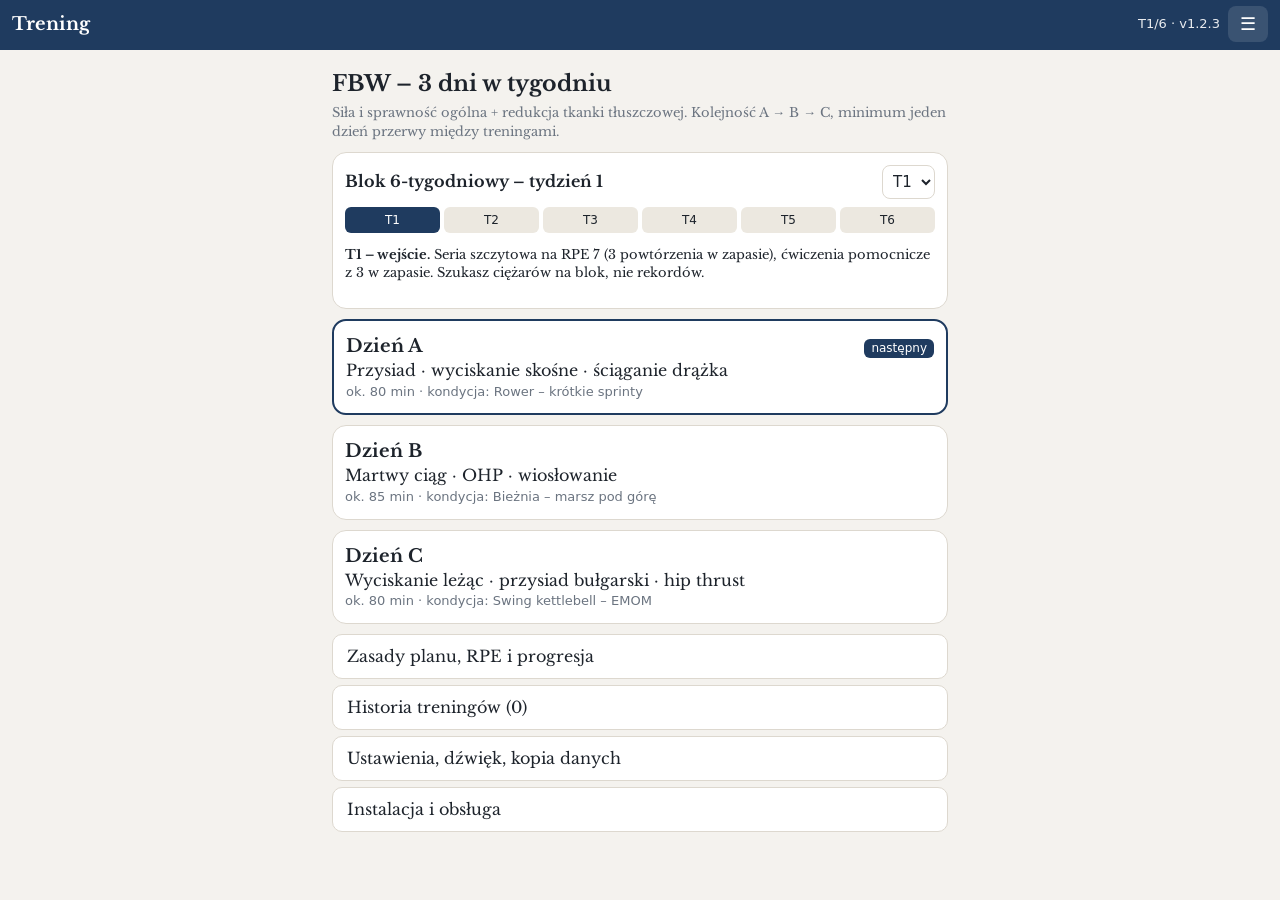
<file: index.html>
<!doctype html>
<html lang="pl">
<head>
<meta charset="utf-8">
<meta name="viewport" content="width=device-width, initial-scale=1, viewport-fit=cover">
<meta http-equiv="Content-Security-Policy" content="default-src 'none'; script-src 'self'; style-src 'self'; img-src 'self' data: blob:; font-src 'self'; connect-src 'self'; manifest-src 'self'; worker-src 'self'; base-uri 'none'; form-action 'none'">
<meta name="theme-color" content="#1f3b5f">
<meta name="apple-mobile-web-app-capable" content="yes">
<meta name="mobile-web-app-capable" content="yes">
<meta name="apple-mobile-web-app-title" content="Trening">
<meta name="apple-mobile-web-app-status-bar-style" content="black-translucent">
<meta name="format-detection" content="telephone=no">
<link rel="manifest" href="manifest.webmanifest">
<link rel="apple-touch-icon" href="assets/icon-180.png">
<link rel="icon" href="assets/icon-192.png">
<link rel="stylesheet" href="css/app.css">
<title>Trening</title>
</head>
<body>
<div id="update-banner" hidden>
  <span>Dostępna nowa wersja aplikacji.</span>
  <button id="update-btn" type="button">Zaktualizuj</button>
</div>
<header id="bar">
  <button id="btn-home" type="button" class="bar-title" aria-label="Ekran główny">Trening</button>
  <div id="bar-info" aria-live="polite"></div>
  <button id="btn-menu" type="button" class="bar-menu" aria-label="Menu">☰</button>
</header>
<main id="main"></main>
<div id="timer" hidden>
  <div class="t-bar"><div class="t-fill"></div></div>
  <div class="t-row">
    <div class="t-txt">
      <div class="t-label"></div>
      <div class="t-next"></div>
    </div>
    <div class="t-time">0:00</div>
  </div>
  <div class="t-btns">
    <button type="button" data-t="-15">−15 s</button>
    <button type="button" data-t="+15">+15 s</button>
    <button type="button" data-t="skip" class="t-skip">Pomiń</button>
  </div>
</div>
<div id="flash" hidden></div>
<dialog id="dlg"></dialog>
<input id="file-input" type="file" accept=".json,application/json" hidden>
<script type="module" src="js/app.js"></script>
</body>
</html>
</file>
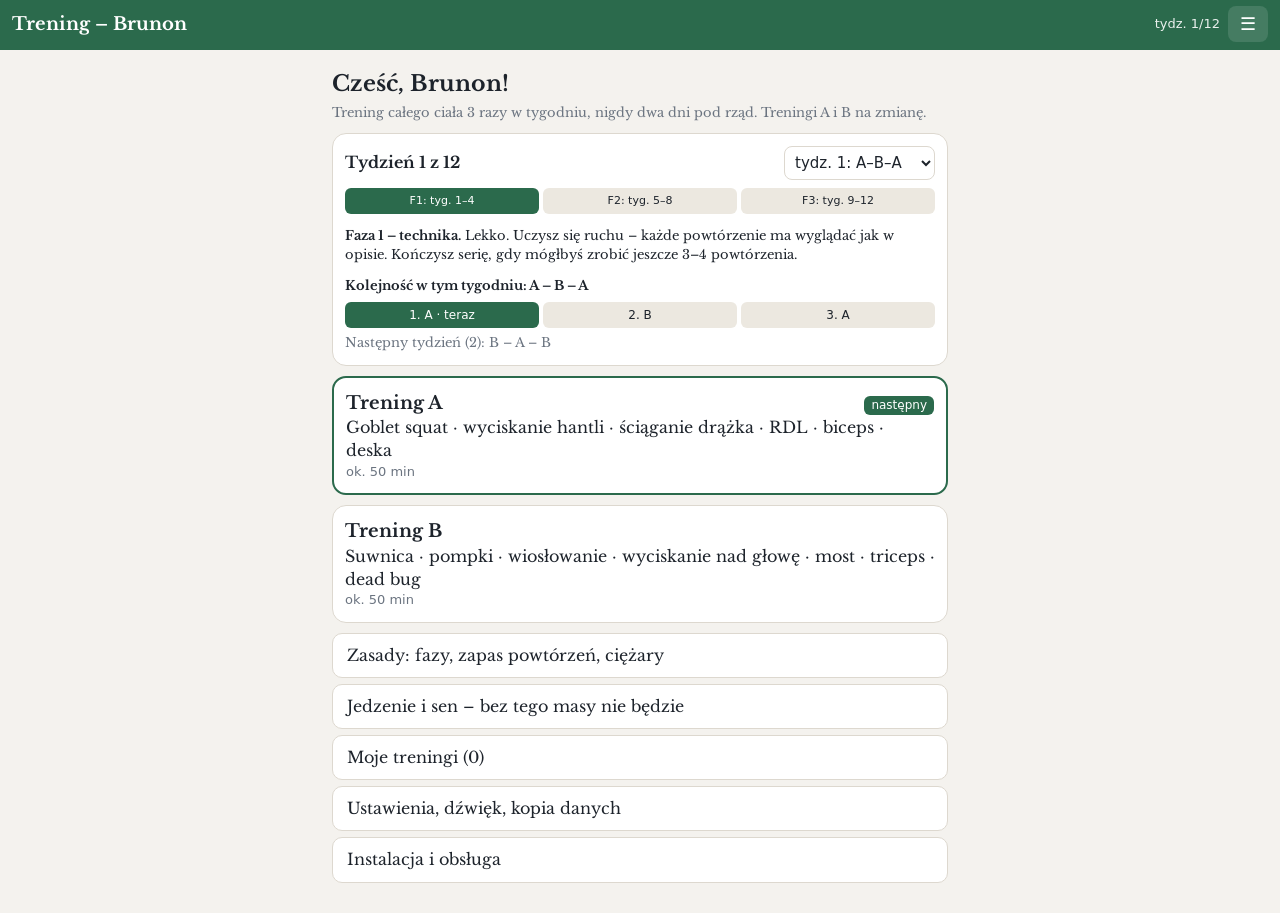
<file: brunon/index.html>
<!doctype html>
<html lang="pl" data-app="brunon" data-name="Brunon">
<head>
<meta charset="utf-8">
<meta name="viewport" content="width=device-width, initial-scale=1, viewport-fit=cover">
<meta http-equiv="Content-Security-Policy" content="default-src 'none'; script-src 'self'; style-src 'self'; img-src 'self' data: blob:; font-src 'self'; connect-src 'self'; manifest-src 'self'; worker-src 'self'; base-uri 'none'; form-action 'none'">
<meta name="theme-color" content="#2b6a4c">
<meta name="apple-mobile-web-app-capable" content="yes">
<meta name="mobile-web-app-capable" content="yes">
<meta name="apple-mobile-web-app-title" content="Trening Brunon">
<meta name="apple-mobile-web-app-status-bar-style" content="black-translucent">
<meta name="format-detection" content="telephone=no">
<link rel="manifest" href="manifest.webmanifest">
<link rel="apple-touch-icon" href="icon-180.png">
<link rel="icon" href="icon-192.png">
<link rel="stylesheet" href="../css/app.css">
<link rel="stylesheet" href="../synowie/syn.css">
<title>Trening – Brunon</title>
</head>
<body>
<div id="update-banner" hidden>
  <span>Dostępna nowa wersja aplikacji.</span>
  <button id="update-btn" type="button">Zaktualizuj</button>
</div>
<header id="bar">
  <button id="btn-home" type="button" class="bar-title" aria-label="Ekran główny">Trening</button>
  <div id="bar-info" aria-live="polite"></div>
  <button id="btn-menu" type="button" class="bar-menu" aria-label="Menu">☰</button>
</header>
<main id="main"></main>
<div id="timer" hidden>
  <div class="t-bar"><div class="t-fill"></div></div>
  <div class="t-row">
    <div class="t-txt">
      <div class="t-label"></div>
      <div class="t-next"></div>
    </div>
    <div class="t-time">0:00</div>
  </div>
  <div class="t-btns">
    <button type="button" data-t="-15">−15 s</button>
    <button type="button" data-t="+15">+15 s</button>
    <button type="button" data-t="skip" class="t-skip">Pomiń</button>
  </div>
</div>
<div id="flash" hidden></div>
<dialog id="dlg"></dialog>
<input id="file-input" type="file" accept=".json,application/json" hidden>
<script type="module" src="../synowie/app-syn.js"></script>
</body>
</html>
</file>
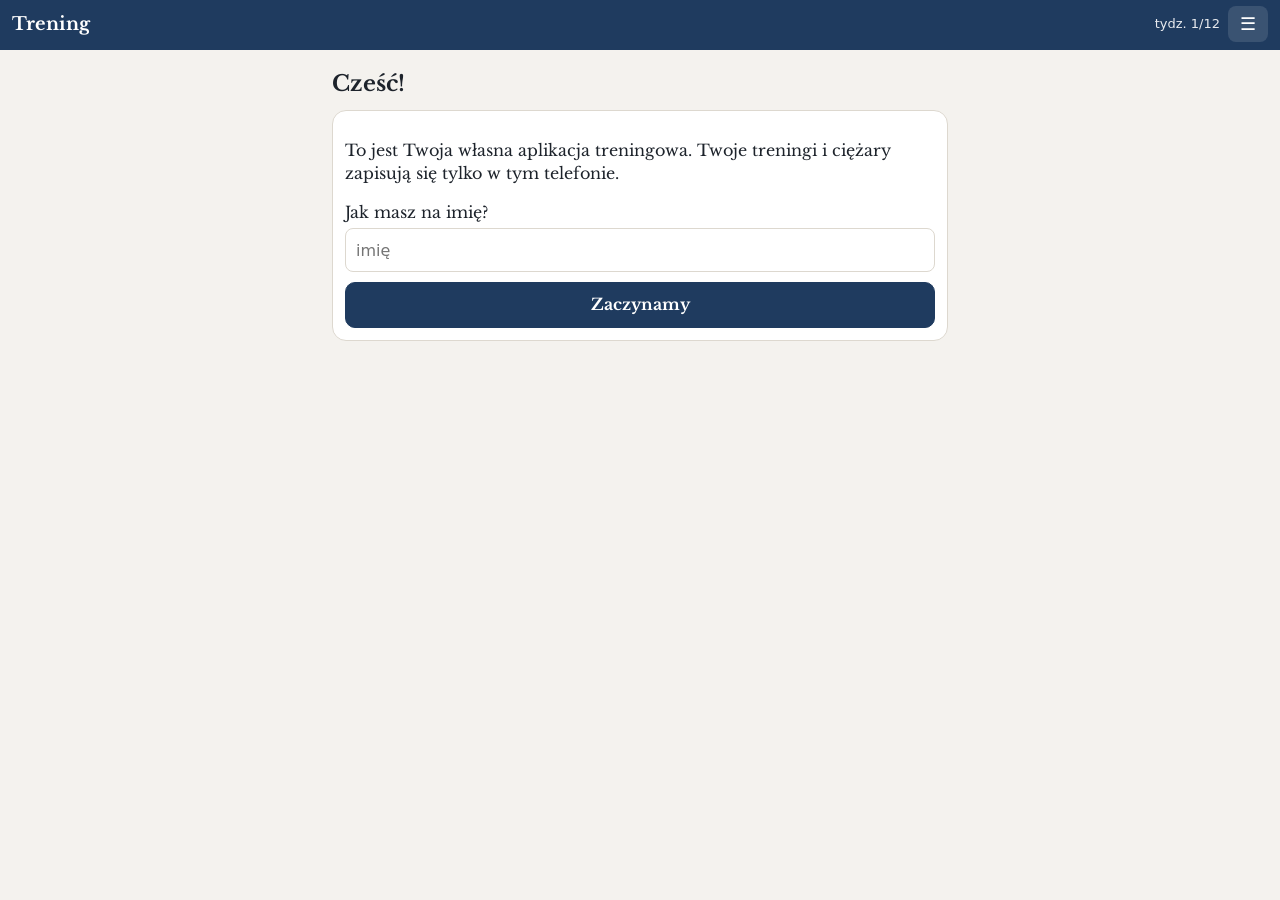
<file: syn1/index.html>
<!doctype html>
<html lang="pl" data-app="syn1">
<head>
<meta charset="utf-8">
<meta name="viewport" content="width=device-width, initial-scale=1, viewport-fit=cover">
<meta http-equiv="Content-Security-Policy" content="default-src 'none'; script-src 'self'; style-src 'self'; img-src 'self' data: blob:; font-src 'self'; connect-src 'self'; manifest-src 'self'; worker-src 'self'; base-uri 'none'; form-action 'none'">
<meta name="theme-color" content="#2b6a4c">
<meta name="apple-mobile-web-app-capable" content="yes">
<meta name="mobile-web-app-capable" content="yes">
<meta name="apple-mobile-web-app-title" content="Trening 1">
<meta name="apple-mobile-web-app-status-bar-style" content="black-translucent">
<meta name="format-detection" content="telephone=no">
<link rel="manifest" href="manifest.webmanifest">
<link rel="apple-touch-icon" href="icon-180.png">
<link rel="icon" href="icon-192.png">
<link rel="stylesheet" href="../css/app.css">
<link rel="stylesheet" href="../synowie/syn.css">
<title>Trening 1</title>
</head>
<body>
<div id="update-banner" hidden>
  <span>Dostępna nowa wersja aplikacji.</span>
  <button id="update-btn" type="button">Zaktualizuj</button>
</div>
<header id="bar">
  <button id="btn-home" type="button" class="bar-title" aria-label="Ekran główny">Trening</button>
  <div id="bar-info" aria-live="polite"></div>
  <button id="btn-menu" type="button" class="bar-menu" aria-label="Menu">☰</button>
</header>
<main id="main"></main>
<div id="timer" hidden>
  <div class="t-bar"><div class="t-fill"></div></div>
  <div class="t-row">
    <div class="t-txt">
      <div class="t-label"></div>
      <div class="t-next"></div>
    </div>
    <div class="t-time">0:00</div>
  </div>
  <div class="t-btns">
    <button type="button" data-t="-15">−15 s</button>
    <button type="button" data-t="+15">+15 s</button>
    <button type="button" data-t="skip" class="t-skip">Pomiń</button>
  </div>
</div>
<div id="flash" hidden></div>
<dialog id="dlg"></dialog>
<input id="file-input" type="file" accept=".json,application/json" hidden>
<script type="module" src="../synowie/app-syn.js"></script>
</body>
</html>
</file>
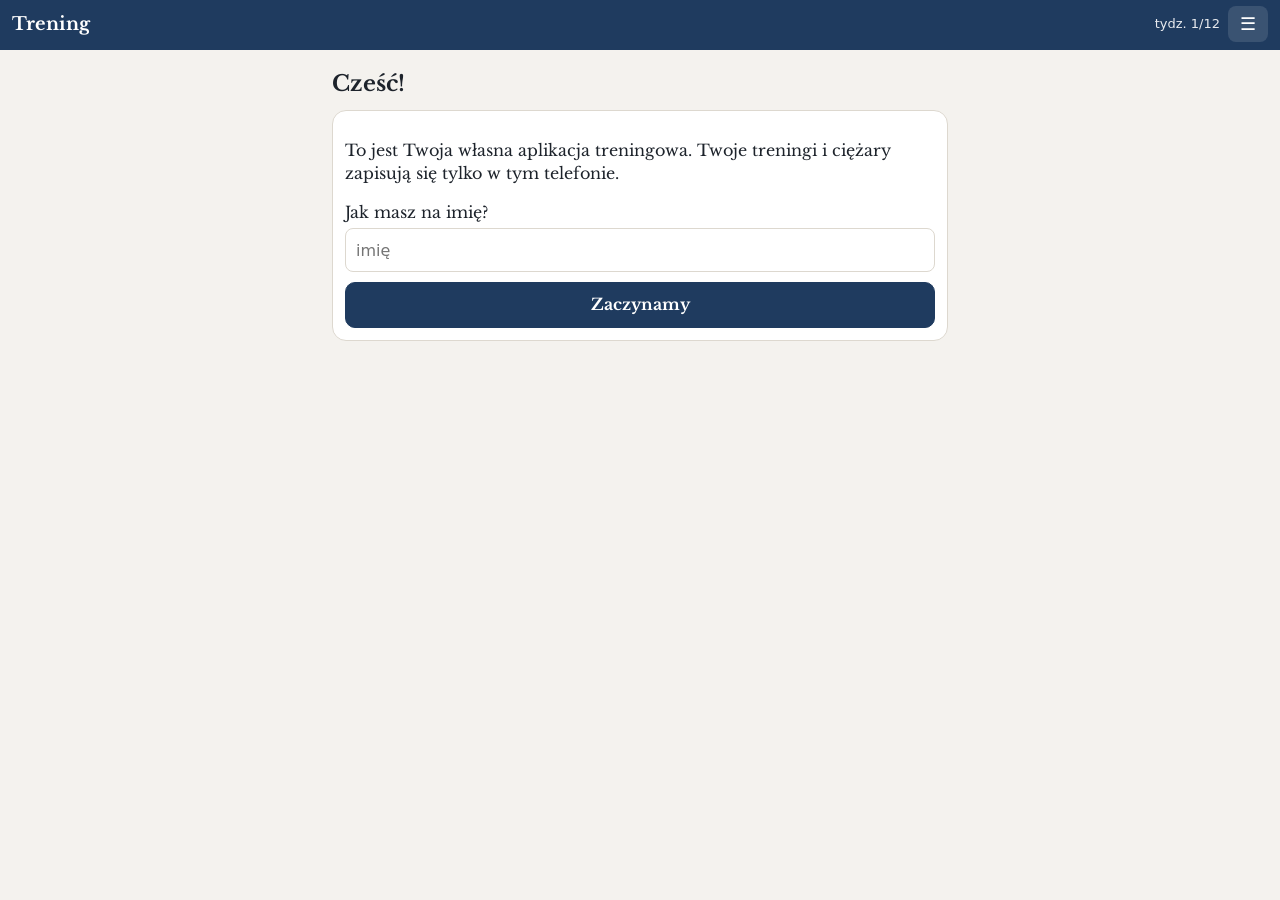
<file: syn2/index.html>
<!doctype html>
<html lang="pl" data-app="syn2">
<head>
<meta charset="utf-8">
<meta name="viewport" content="width=device-width, initial-scale=1, viewport-fit=cover">
<meta http-equiv="Content-Security-Policy" content="default-src 'none'; script-src 'self'; style-src 'self'; img-src 'self' data: blob:; font-src 'self'; connect-src 'self'; manifest-src 'self'; worker-src 'self'; base-uri 'none'; form-action 'none'">
<meta name="theme-color" content="#7a2e3b">
<meta name="apple-mobile-web-app-capable" content="yes">
<meta name="mobile-web-app-capable" content="yes">
<meta name="apple-mobile-web-app-title" content="Trening 2">
<meta name="apple-mobile-web-app-status-bar-style" content="black-translucent">
<meta name="format-detection" content="telephone=no">
<link rel="manifest" href="manifest.webmanifest">
<link rel="apple-touch-icon" href="icon-180.png">
<link rel="icon" href="icon-192.png">
<link rel="stylesheet" href="../css/app.css">
<link rel="stylesheet" href="../synowie/syn.css">
<title>Trening 2</title>
</head>
<body>
<div id="update-banner" hidden>
  <span>Dostępna nowa wersja aplikacji.</span>
  <button id="update-btn" type="button">Zaktualizuj</button>
</div>
<header id="bar">
  <button id="btn-home" type="button" class="bar-title" aria-label="Ekran główny">Trening</button>
  <div id="bar-info" aria-live="polite"></div>
  <button id="btn-menu" type="button" class="bar-menu" aria-label="Menu">☰</button>
</header>
<main id="main"></main>
<div id="timer" hidden>
  <div class="t-bar"><div class="t-fill"></div></div>
  <div class="t-row">
    <div class="t-txt">
      <div class="t-label"></div>
      <div class="t-next"></div>
    </div>
    <div class="t-time">0:00</div>
  </div>
  <div class="t-btns">
    <button type="button" data-t="-15">−15 s</button>
    <button type="button" data-t="+15">+15 s</button>
    <button type="button" data-t="skip" class="t-skip">Pomiń</button>
  </div>
</div>
<div id="flash" hidden></div>
<dialog id="dlg"></dialog>
<input id="file-input" type="file" accept=".json,application/json" hidden>
<script type="module" src="../synowie/app-syn.js"></script>
</body>
</html>
</file>
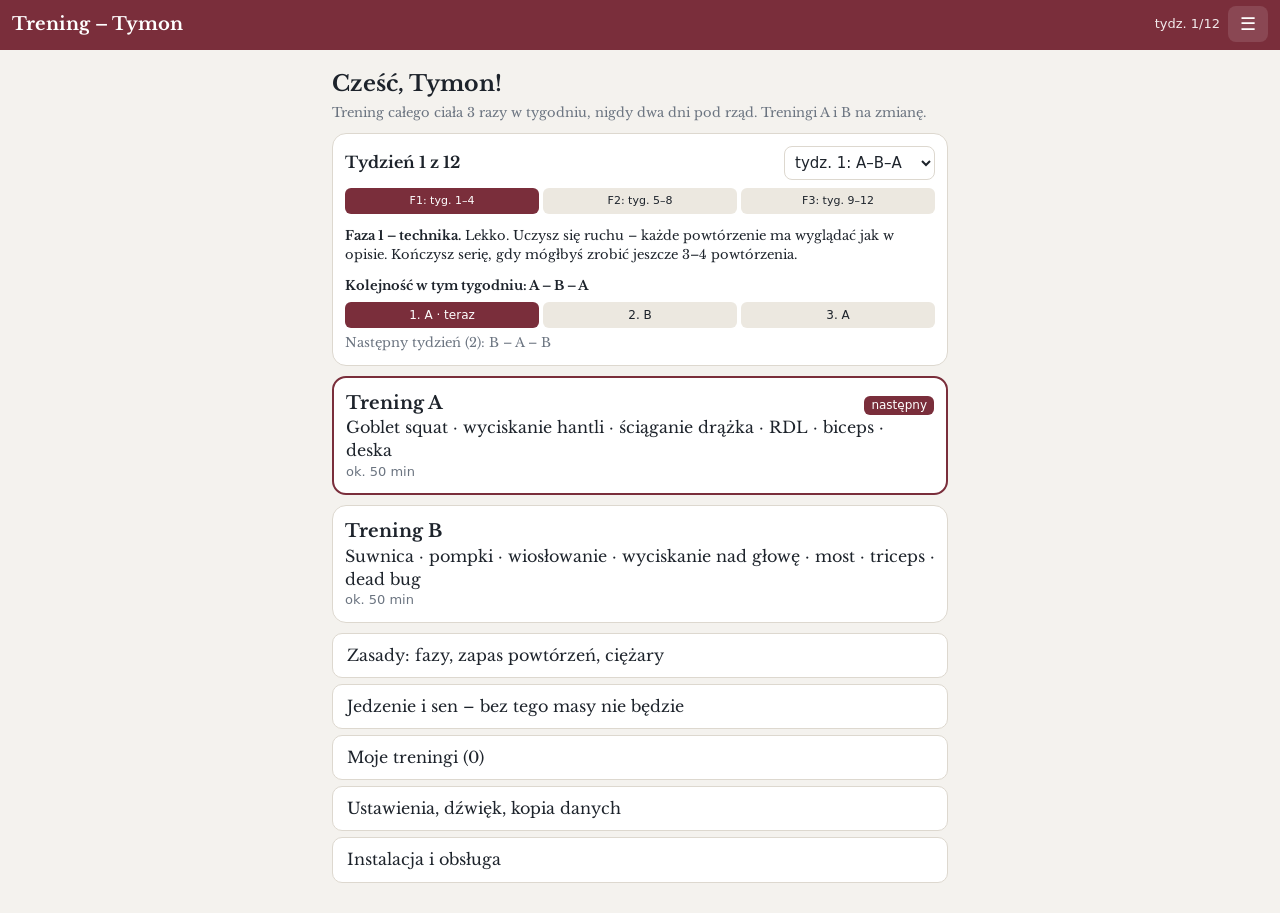
<file: tymon/index.html>
<!doctype html>
<html lang="pl" data-app="tymon" data-name="Tymon">
<head>
<meta charset="utf-8">
<meta name="viewport" content="width=device-width, initial-scale=1, viewport-fit=cover">
<meta http-equiv="Content-Security-Policy" content="default-src 'none'; script-src 'self'; style-src 'self'; img-src 'self' data: blob:; font-src 'self'; connect-src 'self'; manifest-src 'self'; worker-src 'self'; base-uri 'none'; form-action 'none'">
<meta name="theme-color" content="#7a2e3b">
<meta name="apple-mobile-web-app-capable" content="yes">
<meta name="mobile-web-app-capable" content="yes">
<meta name="apple-mobile-web-app-title" content="Trening Tymon">
<meta name="apple-mobile-web-app-status-bar-style" content="black-translucent">
<meta name="format-detection" content="telephone=no">
<link rel="manifest" href="manifest.webmanifest">
<link rel="apple-touch-icon" href="icon-180.png">
<link rel="icon" href="icon-192.png">
<link rel="stylesheet" href="../css/app.css">
<link rel="stylesheet" href="../synowie/syn.css">
<title>Trening – Tymon</title>
</head>
<body>
<div id="update-banner" hidden>
  <span>Dostępna nowa wersja aplikacji.</span>
  <button id="update-btn" type="button">Zaktualizuj</button>
</div>
<header id="bar">
  <button id="btn-home" type="button" class="bar-title" aria-label="Ekran główny">Trening</button>
  <div id="bar-info" aria-live="polite"></div>
  <button id="btn-menu" type="button" class="bar-menu" aria-label="Menu">☰</button>
</header>
<main id="main"></main>
<div id="timer" hidden>
  <div class="t-bar"><div class="t-fill"></div></div>
  <div class="t-row">
    <div class="t-txt">
      <div class="t-label"></div>
      <div class="t-next"></div>
    </div>
    <div class="t-time">0:00</div>
  </div>
  <div class="t-btns">
    <button type="button" data-t="-15">−15 s</button>
    <button type="button" data-t="+15">+15 s</button>
    <button type="button" data-t="skip" class="t-skip">Pomiń</button>
  </div>
</div>
<div id="flash" hidden></div>
<dialog id="dlg"></dialog>
<input id="file-input" type="file" accept=".json,application/json" hidden>
<script type="module" src="../synowie/app-syn.js"></script>
</body>
</html>
</file>
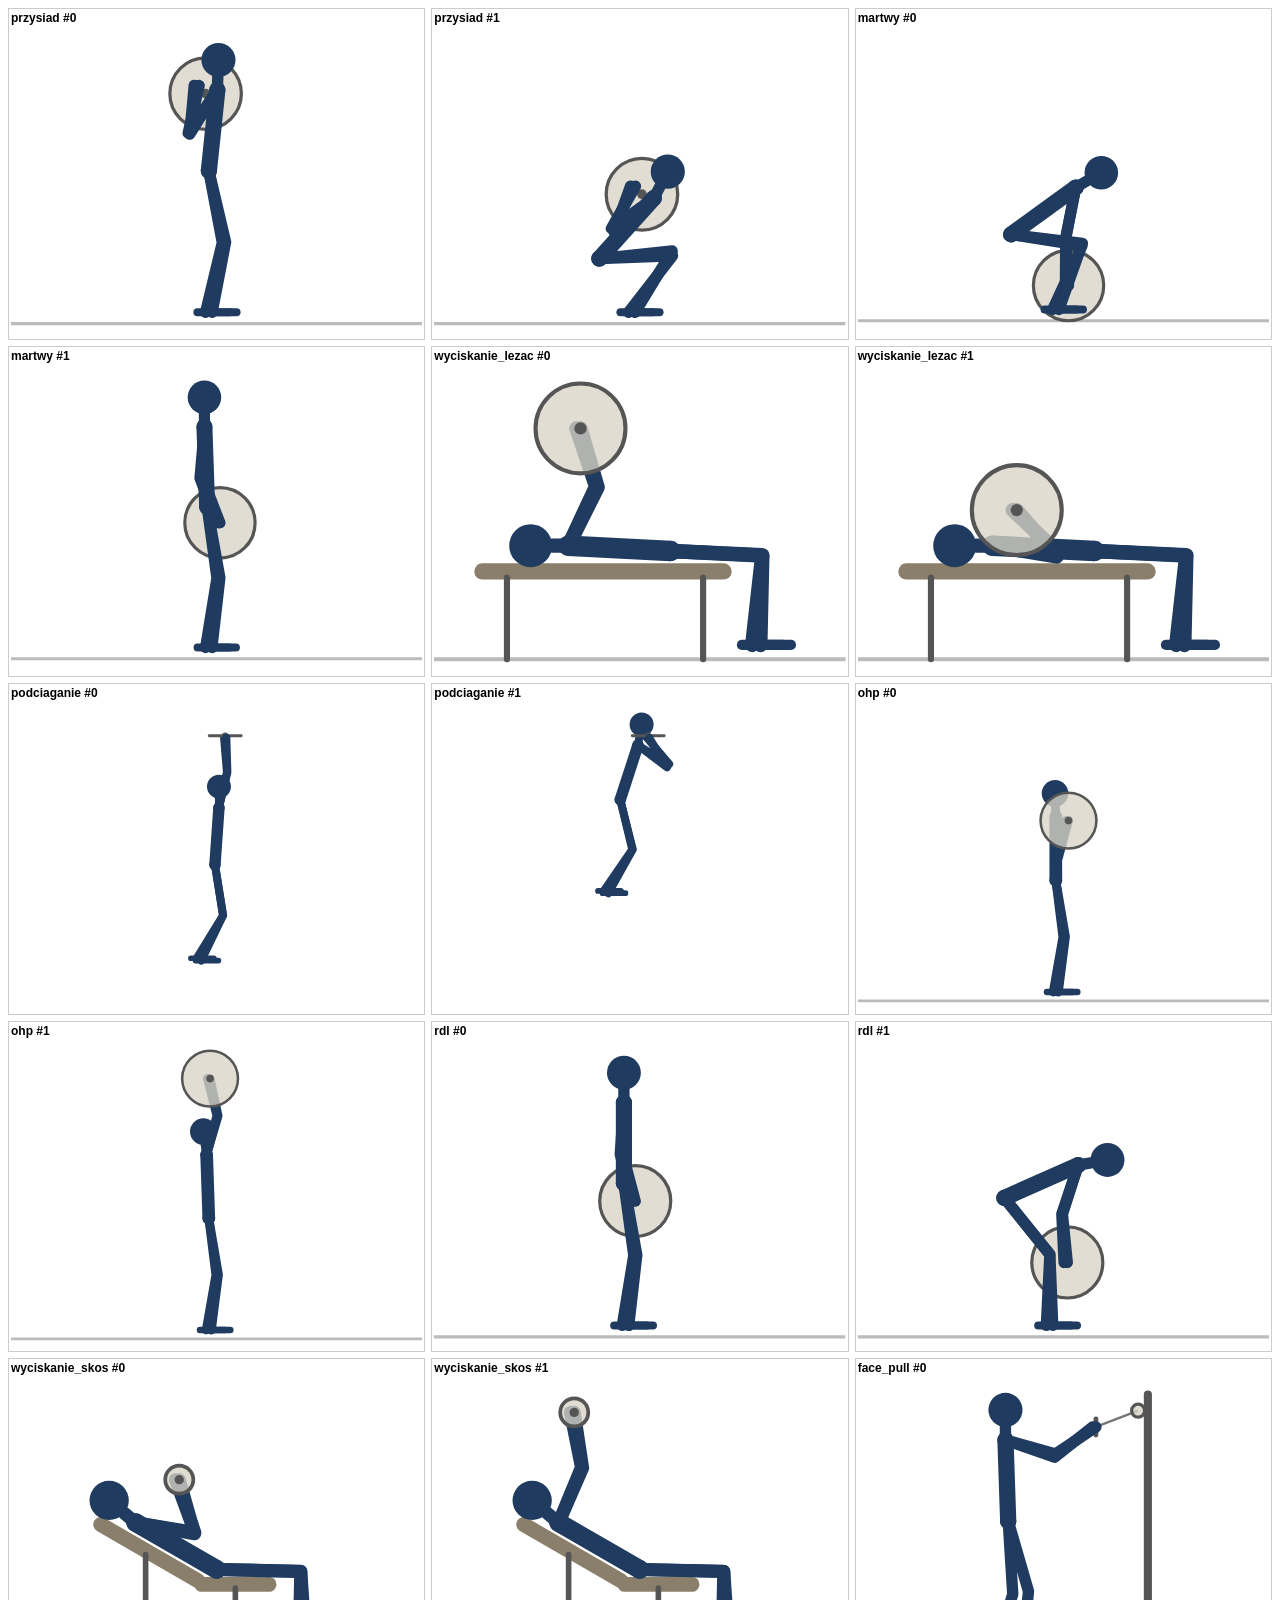
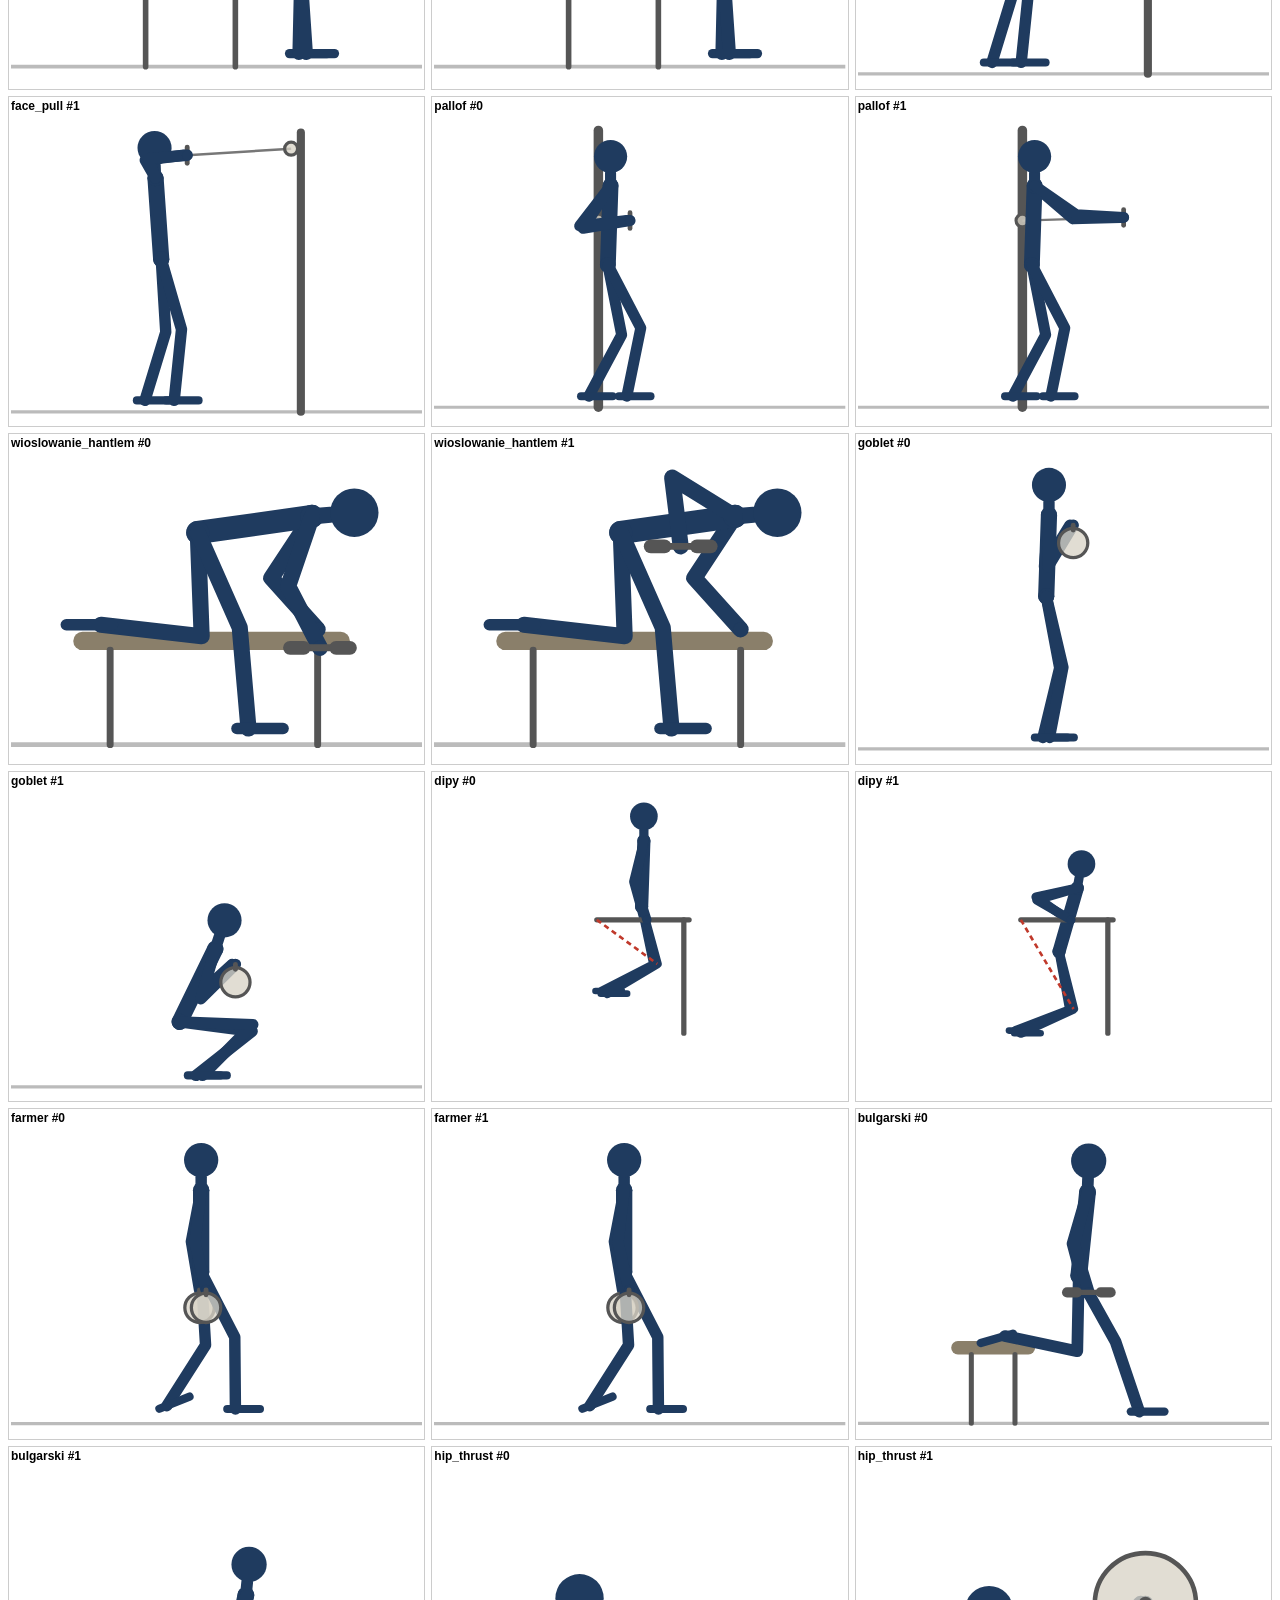
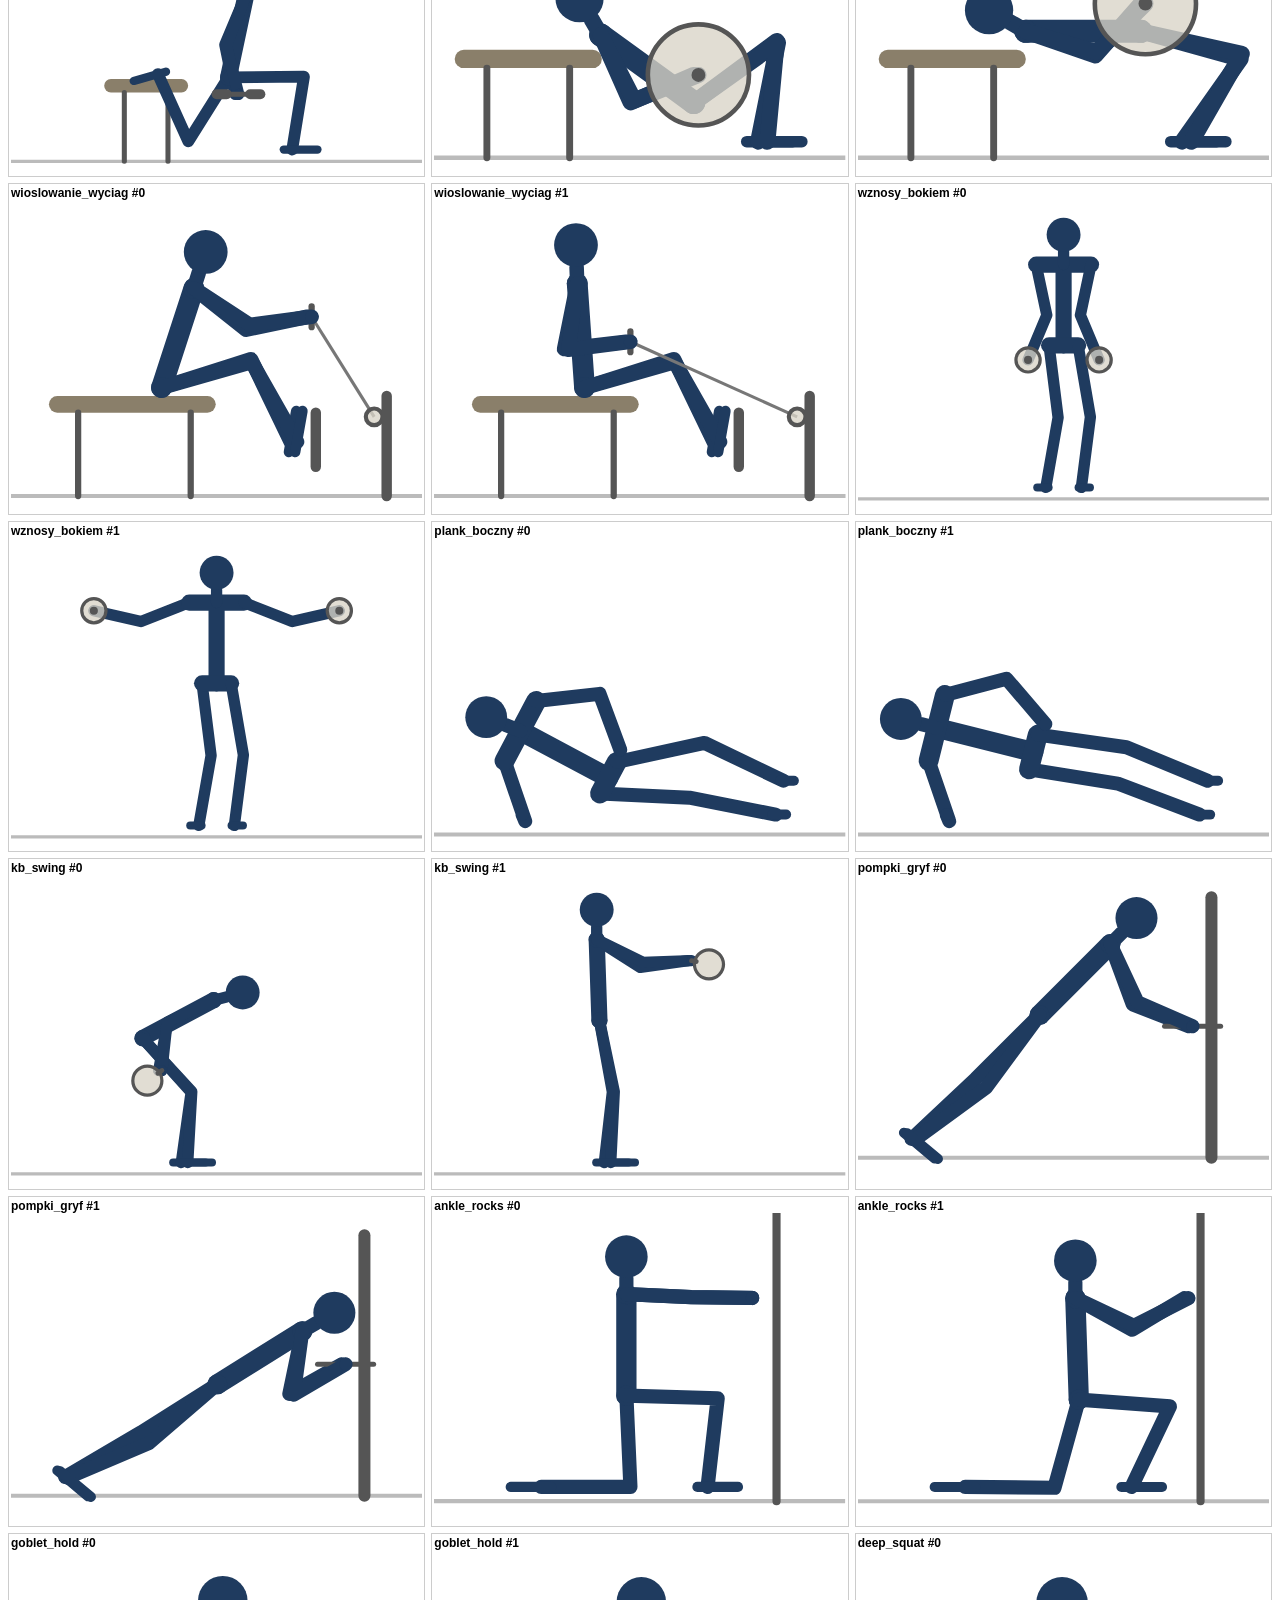
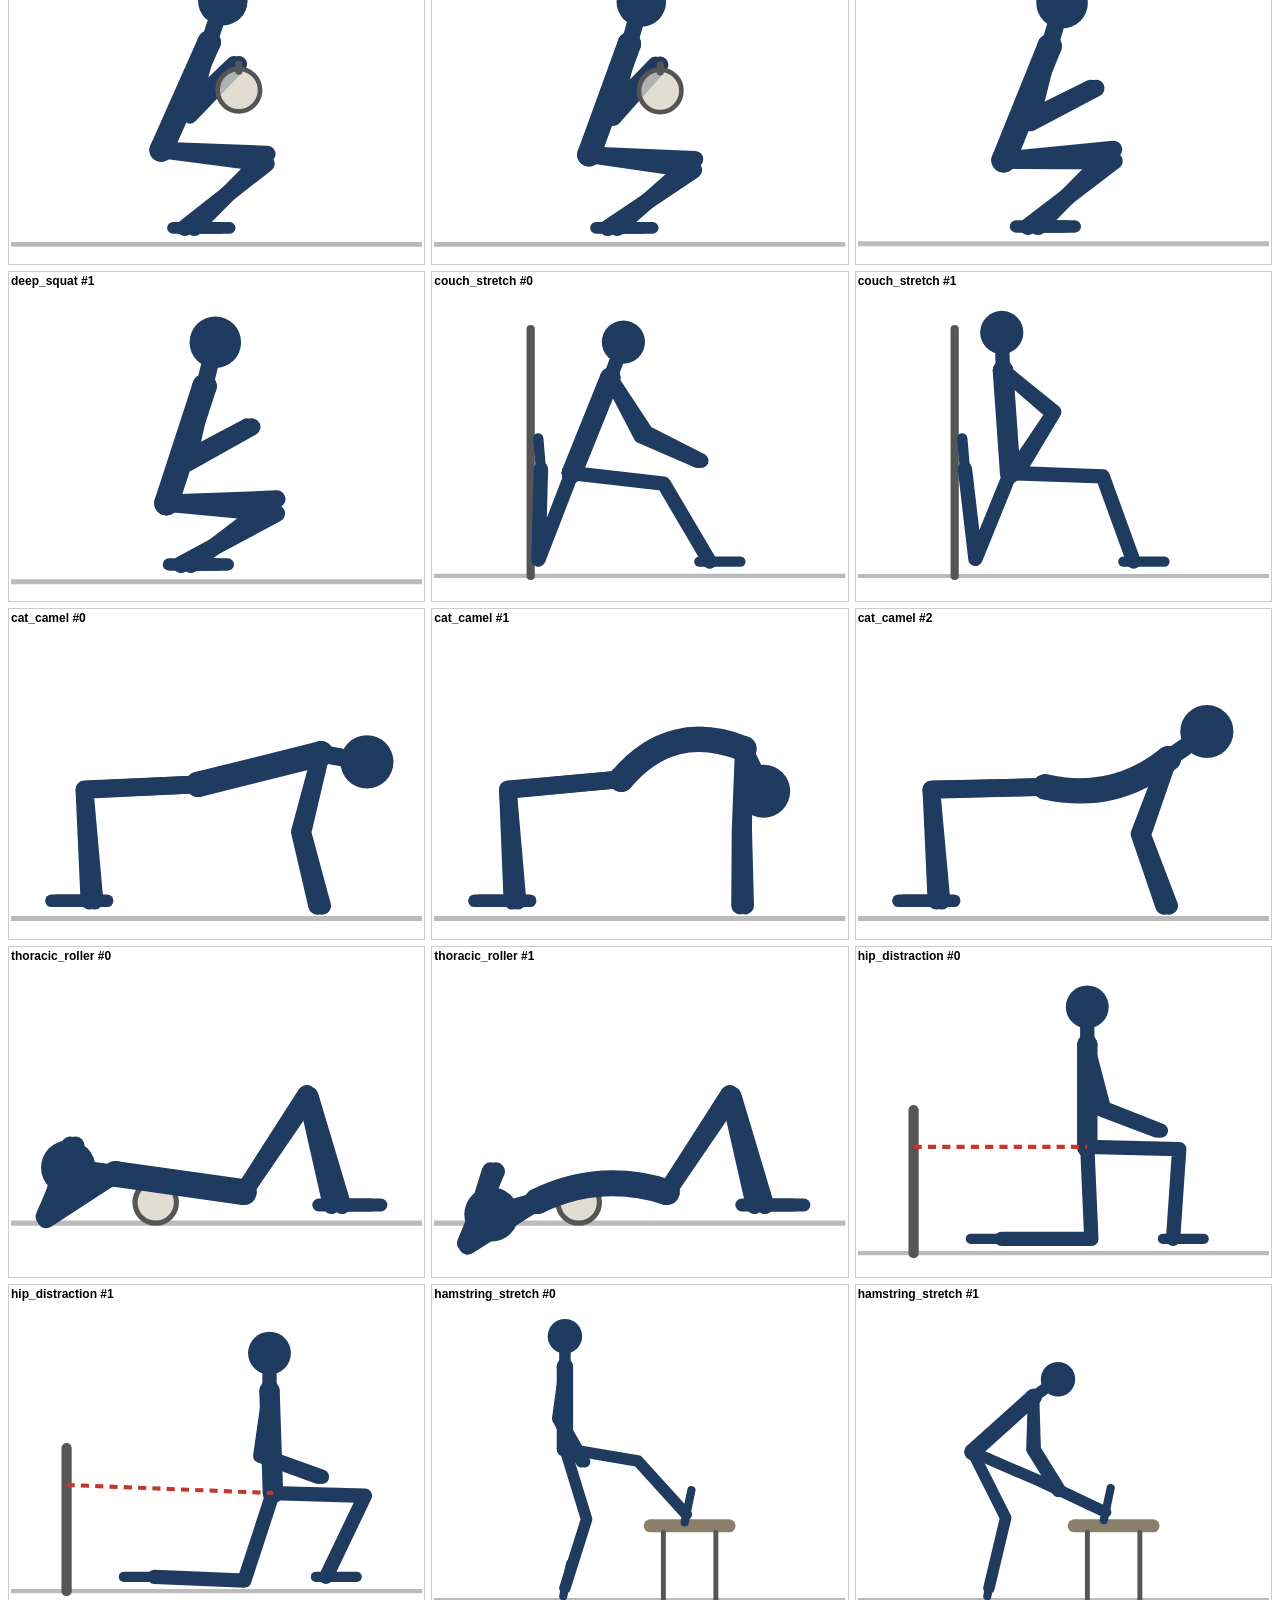
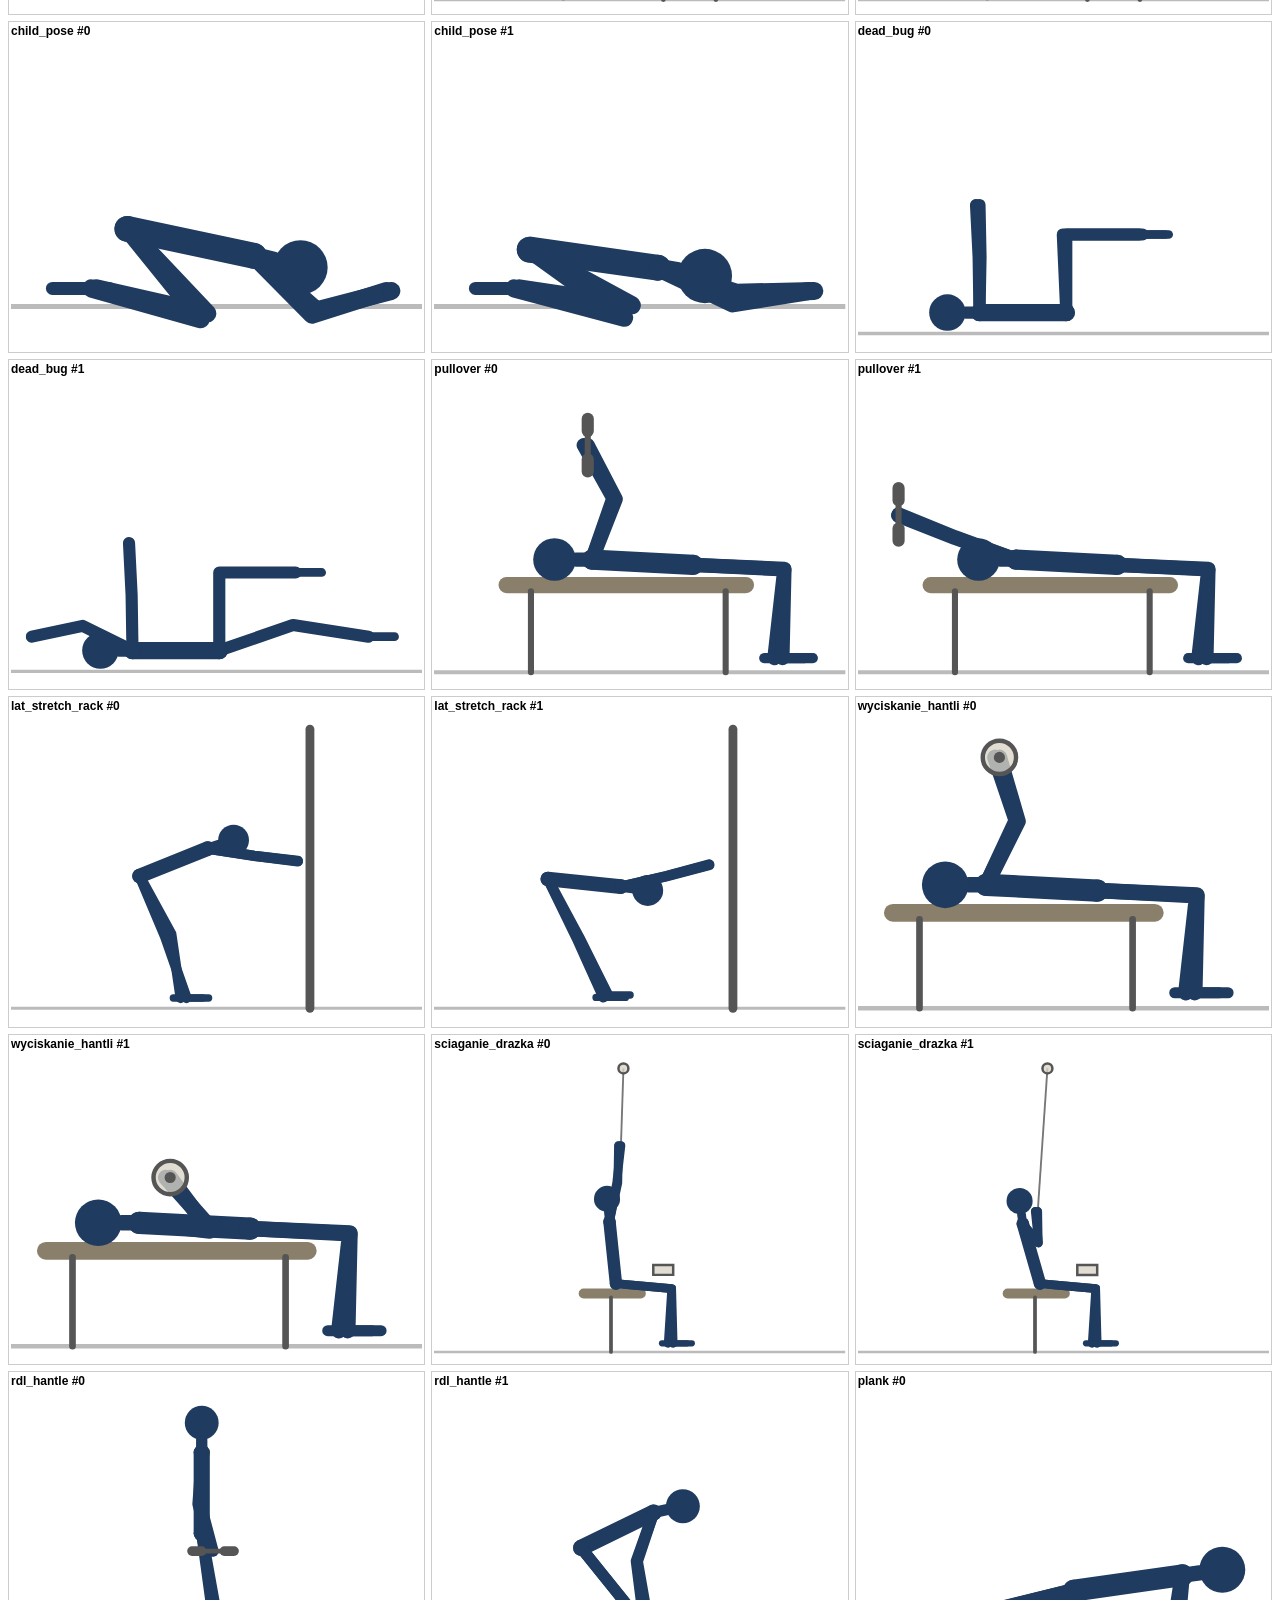
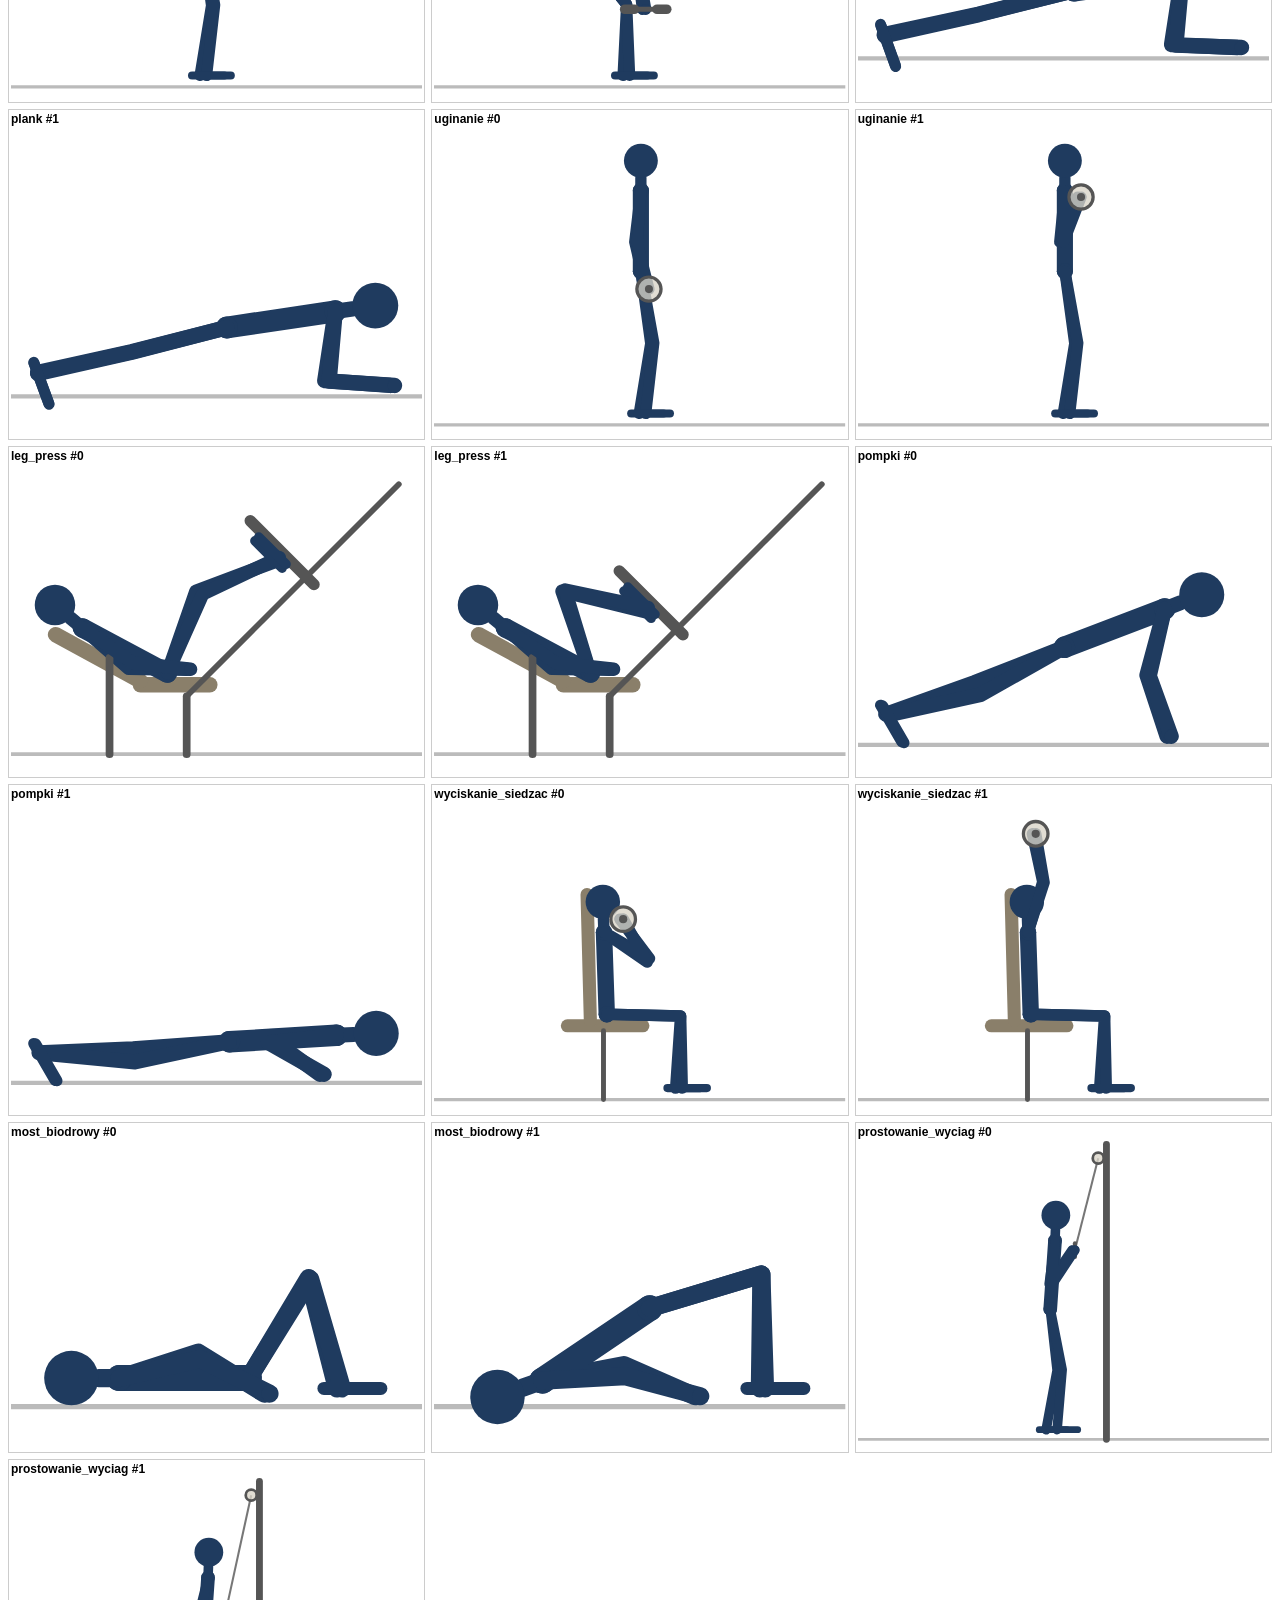
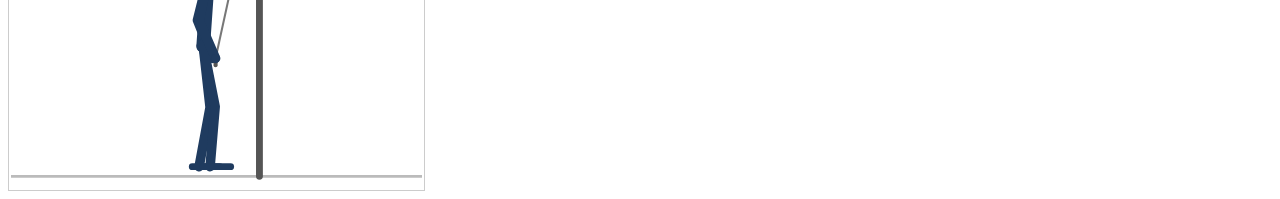
<file: tools/preview.html>
<!doctype html><html><head><meta charset="utf-8">
<style>
body{font:12px sans-serif;margin:8px;background:#fff}
.g{display:grid;grid-template-columns:repeat(var(--cols,3),1fr);gap:6px}
.c{border:1px solid #ccc;padding:2px}.c b{display:block}
.fig{width:100%;height:auto}
</style></head><body><div class="g" id="g"></div>
<script type="module">
import { svgString, INLINE_CSS } from '../js/figure.js';
import { FIG } from '../js/figs.js';
const st=document.createElement('style');st.textContent=INLINE_CSS;document.head.appendChild(st);
const only=new URLSearchParams(location.search).get('only');
const g=document.getElementById('g');
for(const [id,spec] of Object.entries(FIG)){
  if(only && !only.split(',').includes(id)) continue;
  spec.poses.forEach((p,i)=>{const d=document.createElement('div');d.className='c';d.innerHTML='<b>'+id+' #'+i+'</b>'+svgString(spec,null,{frame:i});g.appendChild(d);});
}
document.title='ok';
</script></body></html>
</file>
<file: css/app.css>
@font-face { font-family: 'LB'; src: url(../assets/fonts/libre-baskerville-latin-ext-400-normal.woff2) format('woff2'); font-weight: 400; unicode-range: U+0100-02AF, U+0304, U+0308, U+0329, U+1E00-1E9F, U+1EF2-1EFF, U+2020, U+20A0-20AB, U+20AD-20C0, U+2113, U+2C60-2C7F, U+A720-A7FF; }
@font-face { font-family: 'LB'; src: url(../assets/fonts/libre-baskerville-latin-400-normal.woff2) format('woff2'); font-weight: 400; unicode-range: U+0000-00FF, U+0131, U+0152-0153, U+02BB-02BC, U+02C6, U+02DA, U+02DC, U+0304, U+0308, U+0329, U+2000-206F, U+20AC, U+2122, U+2191, U+2193, U+2212, U+2215, U+FEFF, U+FFFD; }
@font-face { font-family: 'LB'; src: url(../assets/fonts/libre-baskerville-latin-ext-700-normal.woff2) format('woff2'); font-weight: 700; unicode-range: U+0100-02AF, U+0304, U+0308, U+0329, U+1E00-1E9F, U+1EF2-1EFF, U+2020, U+20A0-20AB, U+20AD-20C0, U+2113, U+2C60-2C7F, U+A720-A7FF; }
@font-face { font-family: 'LB'; src: url(../assets/fonts/libre-baskerville-latin-700-normal.woff2) format('woff2'); font-weight: 700; unicode-range: U+0000-00FF, U+0131, U+0152-0153, U+02BB-02BC, U+02C6, U+02DA, U+02DC, U+0304, U+0308, U+0329, U+2000-206F, U+20AC, U+2122, U+2191, U+2193, U+2212, U+2215, U+FEFF, U+FFFD; }
@font-face { font-family: 'LB'; src: url(../assets/fonts/libre-baskerville-latin-ext-400-italic.woff2) format('woff2'); font-weight: 400; font-style: italic; unicode-range: U+0100-02AF, U+1E00-1E9F; }
@font-face { font-family: 'LB'; src: url(../assets/fonts/libre-baskerville-latin-400-italic.woff2) format('woff2'); font-weight: 400; font-style: italic; unicode-range: U+0000-00FF, U+2000-206F; }

:root {
  --navy: #1f3b5f; --navy2: #2d5487; --bg: #f4f2ee; --card: #fff; --ink: #1d232b; --mute: #6b7480; --line: #ddd8cf;
  --ok: #2e7d4f; --okbg: #e6f3ea; --warn: #c27c0e; --bad: #b3261e; --chip: #ece8e0;
  --fig: #1f3b5f; --fig-far: #9fb1c7; --eq: #555; --eq-fill: #d9d4c7; --pad: #8a7f6a;
  --num: -apple-system, BlinkMacSystemFont, 'SF Pro Text', system-ui, sans-serif;
  --sat: env(safe-area-inset-top, 0px); --sab: env(safe-area-inset-bottom, 0px);
}
@media (prefers-color-scheme: dark) {
  :root { --bg: #111418; --card: #1b2027; --ink: #e8e6e1; --mute: #98a1ad; --line: #2c333c; --okbg: #17301f; --chip: #262c35;
    --fig: #cfdcec; --fig-far: #5d6f86; --eq: #a8a8a8; --eq-fill: #3a3a36; --pad: #7a705d; }
}
[hidden] { display: none !important; }
* { box-sizing: border-box; -webkit-tap-highlight-color: transparent; }
html { -webkit-text-size-adjust: 100%; }
body { margin: 0; background: var(--bg); color: var(--ink); font: 16px/1.45 'LB', Baskerville, Georgia, serif; }
button, input, select { font: inherit; color: inherit; }
button { cursor: pointer; }
select { background: var(--card); color: var(--ink); border: 1px solid var(--line); border-radius: 8px; min-height: 34px; padding: 0 6px; font: 15px var(--num); }
a { color: var(--navy2); }
@media (prefers-color-scheme: dark) { a { color: #9cc0ea; } }

/* pasek górny */
#bar { position: sticky; top: 0; z-index: 20; display: flex; align-items: center; gap: 8px; padding: calc(var(--sat) + 6px) 12px 8px; background: var(--navy); color: #fff; }
.bar-title { background: none; border: 0; color: #fff; font-weight: 700; font-size: 18px; padding: 4px 0; }
#bar-info { flex: 1; text-align: right; font: 13px/1.2 var(--num); opacity: .9; }
.bar-menu { background: rgba(255,255,255,.12); border: 0; color: #fff; border-radius: 8px; width: 40px; height: 36px; font-size: 18px; }
#update-banner { background: #f6d365; color: #222; padding: calc(var(--sat) + 6px) 12px 6px; display: flex; gap: 10px; align-items: center; justify-content: space-between; font-size: 14px; }
#update-banner button { border: 0; background: var(--navy); color: #fff; border-radius: 8px; padding: 6px 10px; }

main { padding: 12px 12px calc(var(--sab) + 24px); max-width: 640px; margin: 0 auto; }
body.timing main { padding-bottom: calc(var(--sab) + 150px); }
h1 { font-size: 22px; margin: 6px 0 4px; }
h2 { font-size: 18px; margin: 18px 0 8px; }
h3 { font-size: 16px; margin: 12px 0 6px; }
.mute { color: var(--mute); }
.small { font-size: 13px; }
.num { font-family: var(--num); font-variant-numeric: tabular-nums; }
.card { background: var(--card); border: 1px solid var(--line); border-radius: 14px; padding: 12px; margin: 10px 0; }
.btn { display: inline-flex; align-items: center; justify-content: center; gap: 6px; border: 1px solid var(--line); background: var(--card); border-radius: 10px; padding: 10px 14px; min-height: 44px; }
.btn.primary { background: var(--navy); border-color: var(--navy); color: #fff; font-weight: 700; }
.btn.wide { width: 100%; }
.btn.danger { color: var(--bad); }
.row { display: flex; gap: 8px; align-items: center; }
.row.wrap { flex-wrap: wrap; }
.grow { flex: 1; }
.chips { display: flex; flex-wrap: wrap; gap: 6px; }
.chip { background: var(--chip); border-radius: 999px; padding: 2px 9px; font: 12px/1.6 var(--num); }

/* ekran główny */
.day-card { display: block; width: 100%; text-align: left; }
.day-card .dc-head { display: flex; justify-content: space-between; align-items: baseline; }
.day-card .dc-title { font-weight: 700; font-size: 18px; }
.day-card.next { border: 2px solid var(--navy); }
.badge { font: 12px/1.4 var(--num); background: var(--navy); color: #fff; border-radius: 6px; padding: 1px 7px; }
.weekbox { display: flex; gap: 4px; margin-top: 8px; }
.weekbox span { flex: 1; text-align: center; font: 12px/26px var(--num); border-radius: 6px; background: var(--chip); }
.weekbox span.on { background: var(--navy); color: #fff; }
.menu-list button { display: block; width: 100%; text-align: left; margin: 6px 0; }

/* sekcje treningu */
.sec { margin: 16px 0 6px; font-size: 13px; letter-spacing: .06em; text-transform: uppercase; color: var(--mute); font-family: var(--num); font-weight: 600; }
.ex-head { display: flex; gap: 10px; align-items: flex-start; }
.ex-fig { flex: 0 0 104px; height: 78px; border-radius: 10px; background: var(--bg); border: 1px solid var(--line); overflow: hidden; padding: 0; }
.ex-fig svg { width: 100%; height: 100%; display: block; }
.ex-fig.none { display: flex; align-items: center; justify-content: center; font-size: 11px; color: var(--mute); text-align: center; line-height: 1.2; padding: 4px; }
.ex-title { font-weight: 700; font-size: 16px; line-height: 1.25; }
.ex-sub { font-size: 13px; color: var(--mute); margin-top: 2px; }
.ex-more { margin-top: 4px; background: none; border: 0; padding: 4px 0; color: var(--navy2); font-size: 14px; text-decoration: underline; }
@media (prefers-color-scheme: dark) { .ex-more { color: #9cc0ea; } }
.plan-line { display: flex; align-items: center; gap: 8px; margin: 10px 0 4px; padding: 8px; background: var(--bg); border-radius: 10px; font-size: 14px; flex-wrap: wrap; }
.plan-line input { width: 84px; height: 40px; border: 1px solid var(--line); border-radius: 8px; background: var(--card); color: var(--ink); text-align: center; font: 16px var(--num); }
.plan-line input.grow { width: auto; text-align: left; padding: 0 8px; }
.plan-hint { font-size: 12px; color: var(--mute); width: 100%; font-family: var(--num); }
.ss-tag { font: 12px/1.5 var(--num); color: var(--navy2); font-weight: 600; }

/* wiersze serii */
.set { display: grid; grid-template-columns: 1fr 72px 52px 52px; gap: 6px; align-items: center; padding: 7px 0; border-top: 1px solid var(--line); }
.set:first-of-type { border-top: 0; }
.set .s-lab { font-size: 14px; line-height: 1.25; min-width: 0; }
.set .s-lab b { font-family: var(--num); }
.set .s-meta { font: 12px/1.3 var(--num); color: var(--mute); }
.set input { width: 100%; height: 40px; border: 1px solid var(--line); border-radius: 8px; background: var(--bg); text-align: center; font: 16px var(--num); padding: 0 2px; }
.set input::placeholder { color: var(--mute); opacity: .9; }
.set .s-done { height: 44px; border-radius: 10px; border: 2px solid var(--navy); background: var(--card); color: var(--navy); font: 700 13px var(--num); padding: 0; }
.set.done { background: var(--okbg); border-radius: 8px; }
.set.done .s-done { background: var(--ok); border-color: var(--ok); color: #fff; }
.set.k-R .s-lab { opacity: .85; }
.set.k-TS .s-lab b { color: var(--bad); }
.set .s-wide { grid-column: 2 / 4; }
.rpe { grid-column: 1 / -1; display: flex; gap: 4px; flex-wrap: wrap; align-items: center; font: 12px var(--num); }
.rpe button { border: 1px solid var(--line); background: var(--card); border-radius: 8px; min-width: 38px; height: 32px; font: 13px var(--num); }
.rpe button.on { background: var(--navy); color: #fff; border-color: var(--navy); }
.hold-btn { border: 1px solid var(--navy); color: var(--navy); background: var(--card); border-radius: 8px; height: 34px; padding: 0 10px; font: 13px var(--num); }
@media (prefers-color-scheme: dark) { .set .s-done, .hold-btn { color: #cfdcec; border-color: #5d7ea8; } }

/* mobilność */
.mob { display: grid; grid-template-columns: 30px 1fr auto; gap: 8px; align-items: start; padding: 8px 0; border-top: 1px solid var(--line); }
.mob:first-child { border-top: 0; }
.mob input[type=checkbox] { width: 24px; height: 24px; margin: 2px 0 0; accent-color: var(--ok); }
.mob .m-name { font-weight: 700; font-size: 15px; }
.mob .m-dose { font: 13px var(--num); color: var(--mute); }
.mob .m-opis { font-size: 14px; margin-top: 3px; }
.mob .m-fig { width: 92px; height: 69px; border: 1px solid var(--line); border-radius: 8px; overflow: hidden; background: var(--bg); padding: 0; }
.mob .m-fig svg { width: 100%; height: 100%; display: block; }
.mob.done .m-name { text-decoration: line-through; opacity: .6; }

/* zegar przerwy */
#timer { position: fixed; left: 0; right: 0; bottom: 0; z-index: 30; background: var(--navy); color: #fff; padding: 0 12px calc(var(--sab) + 8px); box-shadow: 0 -4px 18px rgba(0,0,0,.25); }
#timer .t-bar { height: 6px; background: rgba(255,255,255,.2); margin: 0 -12px 8px; }
#timer .t-fill { height: 100%; width: 0; background: #7fd1a0; transition: width .25s linear; }
#timer .t-row { display: flex; align-items: center; gap: 10px; }
#timer .t-txt { flex: 1; min-width: 0; }
#timer .t-label { font-weight: 700; font-size: 15px; white-space: nowrap; overflow: hidden; text-overflow: ellipsis; }
#timer .t-next { font: 13px/1.3 var(--num); opacity: .85; display: -webkit-box; -webkit-line-clamp: 2; -webkit-box-orient: vertical; overflow: hidden; }
#timer .t-time { font: 700 46px/1 var(--num); font-variant-numeric: tabular-nums; letter-spacing: -1px; }
#timer .t-btns { display: flex; gap: 8px; margin-top: 8px; }
#timer .t-btns button { flex: 1; height: 42px; border-radius: 10px; border: 1px solid rgba(255,255,255,.35); background: rgba(255,255,255,.1); color: #fff; font: 600 15px var(--num); }
#timer.warn { background: #8a5a06; }
#timer.warn .t-fill { background: #ffd166; }
#timer.over { background: var(--bad); animation: pulse 1s infinite; }
#timer.over .t-fill { background: #fff; }
#timer.over.still { animation: none; }
#timer.work { background: #1e6b3c; }
@keyframes pulse { 50% { background: #7d1a14; } }
#flash { position: fixed; inset: 0; z-index: 40; background: rgba(179,38,30,.55); pointer-events: none; animation: fl .9s ease-out forwards; }
@keyframes fl { from { opacity: 1; } to { opacity: 0; } }

/* okno szczegółów */
dialog#dlg { width: min(100vw, 640px); max-width: 100vw; max-height: 100dvh; height: 100dvh; margin: 0 auto; border: 0; padding: 0; background: var(--bg); color: var(--ink); }
dialog#dlg::backdrop { background: rgba(0,0,0,.45); }
.dlg-head { position: sticky; top: 0; background: var(--navy); color: #fff; padding: calc(var(--sat) + 8px) 12px 10px; display: flex; gap: 8px; align-items: center; z-index: 2; }
.dlg-head h2 { margin: 0; font-size: 17px; flex: 1; }
.dlg-head button { background: rgba(255,255,255,.15); color: #fff; border: 0; border-radius: 8px; height: 36px; padding: 0 12px; }
.dlg-body { padding: 12px 14px calc(var(--sab) + 30px); }
.big-fig { background: var(--card); border: 1px solid var(--line); border-radius: 14px; padding: 6px; }
.big-fig svg { width: 100%; height: auto; display: block; }
.desc h3 { font-size: 13px; text-transform: uppercase; letter-spacing: .05em; color: var(--mute); font-family: var(--num); margin: 14px 0 4px; }
.desc ol, .desc ul { margin: 4px 0; padding-left: 22px; }
.desc li { margin: 3px 0; }
.desc p { margin: 4px 0; }

/* tabele */
table.t { width: 100%; border-collapse: collapse; font-size: 14px; }
table.t th, table.t td { border-bottom: 1px solid var(--line); padding: 6px 4px; text-align: left; vertical-align: top; }
table.t th { font: 600 12px var(--num); color: var(--mute); text-transform: uppercase; }
.hist-ex { font: 13px/1.5 var(--num); }

/* figury (SVG) */
.fig .limb, .fig .torso { fill: none; stroke-linecap: round; stroke-linejoin: round; }
.fig .near { stroke: var(--fig); stroke-width: 7; }
.fig .far { stroke: var(--fig-far); stroke-width: 6.5; }
.fig .torso { stroke: var(--fig); stroke-width: 10; }
.fig .foot { stroke-width: 5; }
.fig .head { fill: var(--fig); }
.fig .near-hand { fill: var(--fig); }
.fig .far-hand { fill: var(--fig-far); }
.fig .eq { stroke: var(--eq); fill: none; stroke-linecap: round; }
.fig .eq-head { stroke: var(--eq); stroke-width: 6; stroke-linecap: round; }
.fig .eq-fill { fill: var(--eq-fill); fill-opacity: .78; stroke: var(--eq); stroke-width: 2; }
.fig .eq-dot { fill: var(--eq); }
.fig .eq-pad { stroke: var(--pad); stroke-width: 8; stroke-linecap: round; }
.fig .cable { stroke: var(--eq); stroke-width: 1.5; }
.fig .band { stroke: #c0392b; stroke-width: 2; stroke-dasharray: 4 3; fill: none; }
.fig .floor { stroke: var(--line); stroke-width: 2; }

.toast { position: fixed; left: 50%; transform: translateX(-50%); bottom: calc(var(--sab) + 160px); background: #222; color: #fff; padding: 8px 14px; border-radius: 10px; z-index: 50; font: 14px var(--num); }
.field { display: flex; flex-direction: column; gap: 4px; margin: 10px 0; }
.field select, .field input[type=number], .field input[type=range] { height: 40px; border: 1px solid var(--line); border-radius: 8px; background: var(--card); padding: 0 8px; }
.note { background: #fff7e0; border: 1px solid #f0d98c; border-radius: 10px; padding: 10px; font-size: 14px; color: #3b2f0a; }
@media (prefers-color-scheme: dark) { .note { background: #2d2610; border-color: #5c4d1c; color: #f2e6bf; } }
</file>
<file: synowie/syn.css>
html[data-app=brunon] { --navy: #2b6a4c; --navy2: #2f7d58; }
html[data-app=tymon] { --navy: #7a2e3b; --navy2: #95394a; }
@media (prefers-color-scheme: dark) {
  html[data-app=brunon] a, html[data-app=brunon] .ex-more { color: #8fd3b0; }
  html[data-app=tymon] a, html[data-app=tymon] .ex-more { color: #f0a7b3; }
}
.field input:not([type]), .field input[type=text] { height: 44px; border: 1px solid var(--line); border-radius: 8px; background: var(--card); color: var(--ink); padding: 0 10px; font: 16px var(--num); }
.weekbox span { font-size: 11px; }
ol.m-opis { padding-left: 20px; margin: 4px 0; }
.weekbox.slots span.done { background: var(--chip); color: var(--mute); }
.weekbox.slots span { font-size: 12px; }
table.sched td, table.sched th { text-align: center; }
table.sched tr.cur td { background: var(--navy); color: #fff; font-weight: 700; }
.weekbox.slots { margin: 6px 0; }
</file>
